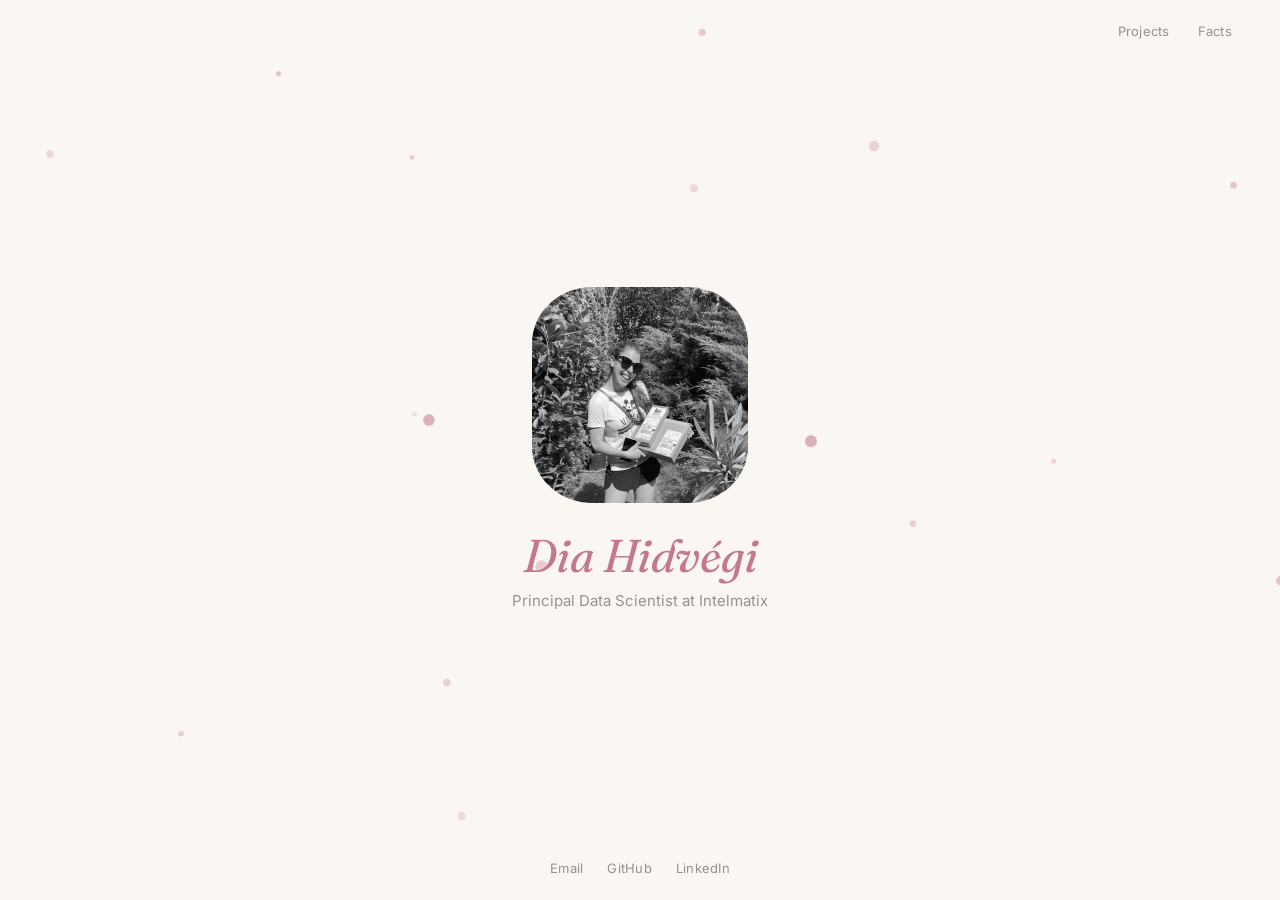
<file: index.html>
<!DOCTYPE html>
<html lang="en">
<head>
  <meta charset="UTF-8">
  <meta name="viewport" content="width=device-width, initial-scale=1.0">
  <title>Dia Hidvégi</title>
  <meta name="description" content="Dia Hidvégi, AI research scientist and principal data scientist.">
  <meta name="color-scheme" content="light dark">
  <link rel="preconnect" href="https://fonts.googleapis.com">
  <link rel="preconnect" href="https://fonts.gstatic.com" crossorigin>
  <link href="https://fonts.googleapis.com/css2?family=Fraunces:ital,opsz,wght@0,9..144,400;0,9..144,500;1,9..144,400&family=Inter:wght@400;500&display=swap" rel="stylesheet">
  <link rel="stylesheet" href="style.css">
  <link rel="icon" href="data:image/svg+xml,<svg xmlns='http://www.w3.org/2000/svg' viewBox='0 0 16 16'><circle cx='8' cy='8' r='6' fill='%23111'/></svg>">
</head>
<body>
  <canvas class="drift" id="drift" aria-hidden="true"></canvas>
  <header class="top">
    <nav>
      <a href="projects.html">Projects</a>
      <a href="facts.html">Facts</a>
    </nav>
  </header>

  <main class="hero">
    <div class="card">
      <img src="assets/profile.jpg" alt="Dia Hidvégi">
      <h1>Dia Hidvégi</h1>
      <p>Principal Data Scientist at Intelmatix</p>
    </div>
  </main>

  <footer class="foot">
    <button class="copy" type="button" data-copy="dianahidvegi@gmail.com" aria-label="Copy email address">Email</button>
    <a href="https://github.com/DiaHidvegi" target="_blank" rel="noopener">GitHub</a>
    <a href="https://www.linkedin.com/in/dianahidvegi/" target="_blank" rel="noopener">LinkedIn</a>
  </footer>

  <script>
    // A few soft dots drift behind the card and ease away from the cursor.
    (() => {
      const cv = document.getElementById('drift'), ctx = cv.getContext('2d');
      if (window.matchMedia('(prefers-reduced-motion: reduce)').matches) return;
      let w, h, dots = [], mouse = { x: -1e4, y: -1e4 };
      const color = () => getComputedStyle(cv).getPropertyValue('--accent').trim();
      function size() {
        const dpr = Math.min(devicePixelRatio || 1, 2);
        w = innerWidth; h = innerHeight; cv.width = w * dpr; cv.height = h * dpr; ctx.setTransform(dpr, 0, 0, dpr, 0, 0);
      }
      function seed() {
        dots = Array.from({ length: 18 }, () => ({
          x: Math.random() * w, y: Math.random() * h, r: 2 + Math.random() * 4,
          a: Math.random() * Math.PI * 2, s: 0.1 + Math.random() * 0.2, o: 0.25 + Math.random() * 0.35,
        }));
      }
      addEventListener('resize', () => { size(); });
      addEventListener('pointermove', e => { mouse = { x: e.clientX, y: e.clientY }; });
      addEventListener('pointerleave', () => { mouse = { x: -1e4, y: -1e4 }; });
      size(); seed();
      (function frame(t) {
        ctx.clearRect(0, 0, w, h); ctx.fillStyle = color();
        for (const d of dots) {
          d.a += (Math.random() - 0.5) * 0.08;
          d.x += Math.cos(d.a) * d.s; d.y += Math.sin(d.a) * d.s - 0.05;
          const dx = d.x - mouse.x, dy = d.y - mouse.y, dist = Math.hypot(dx, dy);
          if (dist < 140) { d.x += dx / dist * (140 - dist) * 0.04; d.y += dy / dist * (140 - dist) * 0.04; }
          if (d.x < -20) d.x = w + 20; if (d.x > w + 20) d.x = -20; if (d.y < -20) d.y = h + 20; if (d.y > h + 20) d.y = -20;
          ctx.globalAlpha = d.o * (0.75 + 0.25 * Math.sin(t * 0.001 + d.a));
          ctx.beginPath(); ctx.arc(d.x, d.y, d.r, 0, Math.PI * 2); ctx.fill();
        }
        requestAnimationFrame(frame);
      })(0);
    })();

    // Copy the email address to the clipboard and show a short confirmation in place of the label.
    document.querySelectorAll('.copy').forEach(btn => {
      const label = btn.textContent;
      btn.addEventListener('click', async () => {
        try { await navigator.clipboard.writeText(btn.dataset.copy); btn.textContent = 'Copied'; }
        catch { btn.textContent = btn.dataset.copy; }
        btn.classList.add('done');
        clearTimeout(btn._t);
        btn._t = setTimeout(() => { btn.textContent = label; btn.classList.remove('done'); }, 1600);
      });
    });
  </script>
</body>
</html>
</file>
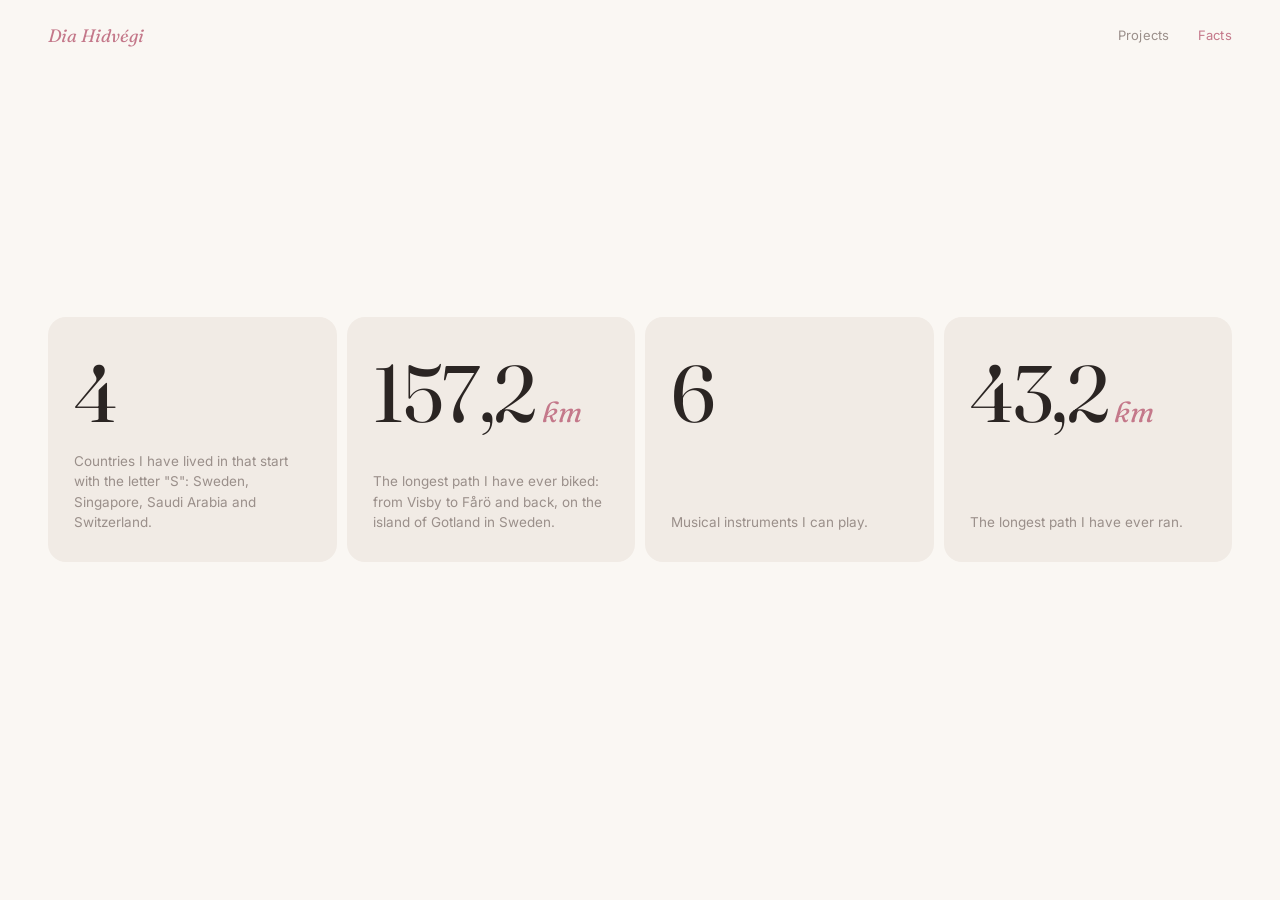
<file: facts.html>
<!DOCTYPE html>
<html lang="en">
<head>
  <meta charset="UTF-8">
  <meta name="viewport" content="width=device-width, initial-scale=1.0">
  <title>Facts · Dia Hidvégi</title>
  <meta name="color-scheme" content="light dark">
  <link rel="preconnect" href="https://fonts.googleapis.com">
  <link rel="preconnect" href="https://fonts.gstatic.com" crossorigin>
  <link href="https://fonts.googleapis.com/css2?family=Fraunces:ital,opsz,wght@0,9..144,400;0,9..144,500;1,9..144,400&family=Inter:wght@400;500&display=swap" rel="stylesheet">
  <link rel="stylesheet" href="style.css">
  <link rel="icon" href="data:image/svg+xml,<svg xmlns='http://www.w3.org/2000/svg' viewBox='0 0 16 16'><circle cx='8' cy='8' r='6' fill='%23111'/></svg>">
</head>
<body>
  <header class="top">
    <a class="home" href="./">Dia Hidvégi</a>
    <nav>
      <a href="projects.html">Projects</a>
      <a href="facts.html" aria-current="page">Facts</a>
    </nav>
  </header>

  <main class="facts" aria-label="Facts">
    <div class="fact">
      <div class="n" data-value="4">4</div>
      <p>Countries I have lived in that start with the letter "S": Sweden, Singapore, Saudi Arabia and Switzerland.</p>
    </div>
    <div class="fact">
      <div class="n" data-value="157.2" data-unit="km">157,2<small>km</small></div>
      <p>The longest path I have ever biked: from Visby to Fårö and back, on the island of Gotland in Sweden.</p>
    </div>
    <div class="fact">
      <div class="n" data-value="6">6</div>
      <p>Musical instruments I can play.</p>
    </div>
    <div class="fact">
      <div class="n" data-value="43.2" data-unit="km">43,2<small>km</small></div>
      <p>The longest path I have ever ran.</p>
    </div>
  </main>

  <footer class="foot"></footer>

  <script src="app.js"></script>
</body>
</html>
</file>
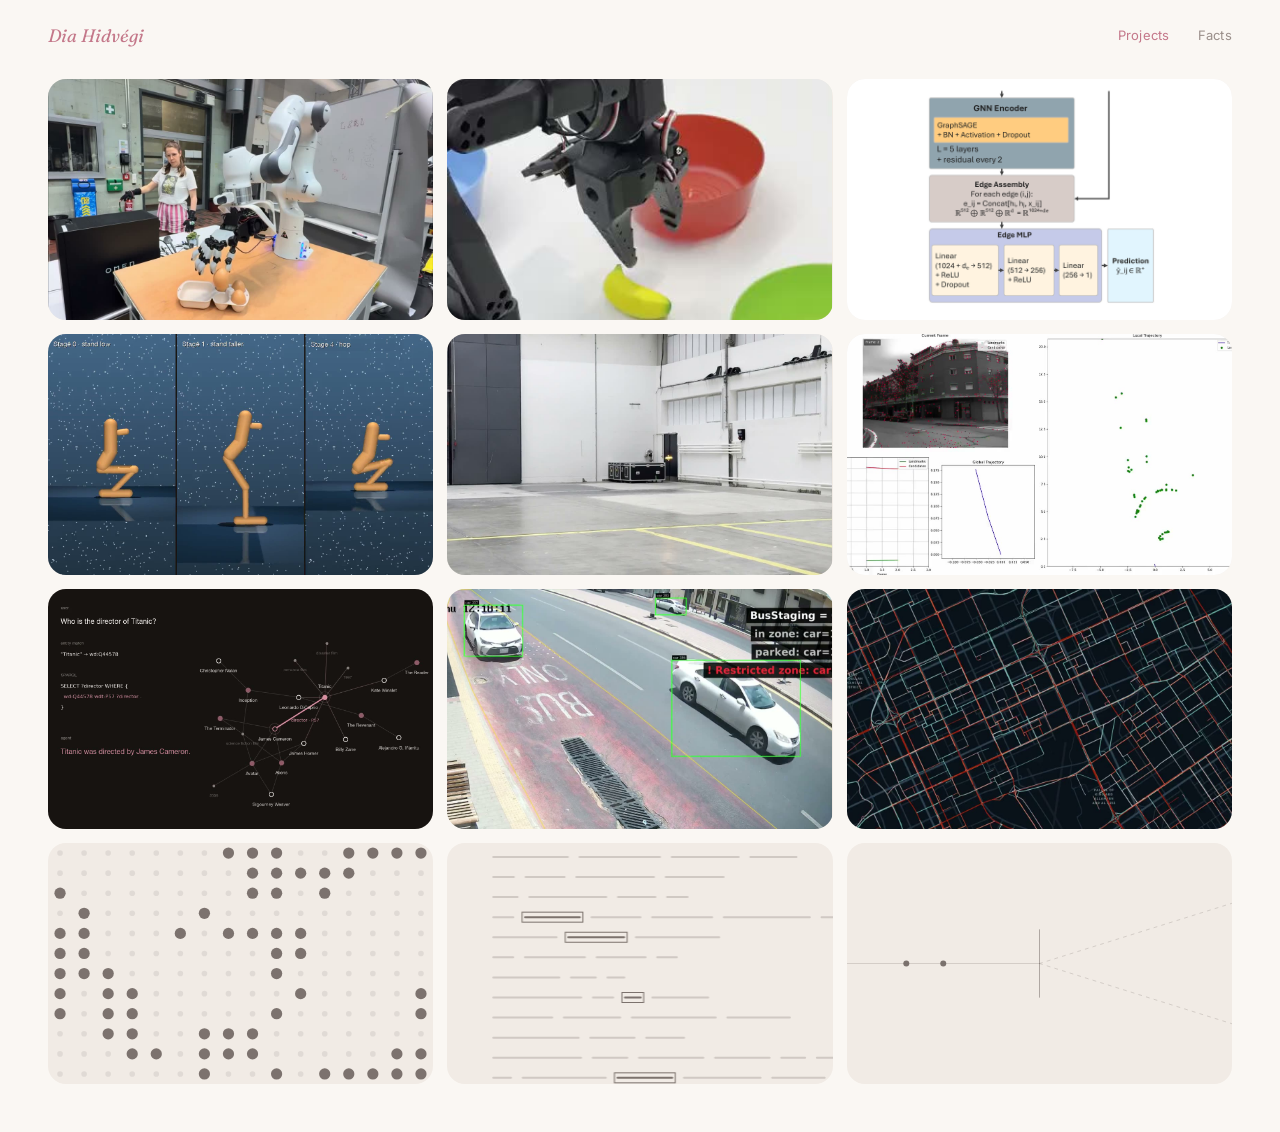
<file: projects.html>
<!DOCTYPE html>
<html lang="en">
<head>
  <meta charset="UTF-8">
  <meta name="viewport" content="width=device-width, initial-scale=1.0">
  <title>Projects · Dia Hidvégi</title>
  <meta name="color-scheme" content="light dark">
  <link rel="preconnect" href="https://fonts.googleapis.com">
  <link rel="preconnect" href="https://fonts.gstatic.com" crossorigin>
  <link href="https://fonts.googleapis.com/css2?family=Fraunces:ital,opsz,wght@0,9..144,400;0,9..144,500;1,9..144,400&family=Inter:wght@400;500&display=swap" rel="stylesheet">
  <link rel="stylesheet" href="style.css">
  <link rel="icon" href="data:image/svg+xml,<svg xmlns='http://www.w3.org/2000/svg' viewBox='0 0 16 16'><circle cx='8' cy='8' r='6' fill='%23111'/></svg>">
</head>
<body>
  <header class="top">
    <a class="home" href="./">Dia Hidvégi</a>
    <nav>
      <a href="projects.html" aria-current="page">Projects</a>
      <a href="facts.html">Facts</a>
    </nav>
  </header>

  <main class="grid" id="grid" aria-label="Projects"></main>

  <dialog class="detail" id="detail" aria-label="Project details">
    <div class="inner"></div>
  </dialog>

  <script src="projects.js"></script>
  <script src="sketches.js"></script>
  <script src="app.js"></script>
</body>
</html>
</file>
<file: style.css>
/* Dia Hidvégi — minimal three-page site */

:root {
  --bg: #faf7f3;
  --ink: #2b2523;
  --muted: #9a8f8a;
  --line: #e9e2dc;
  --tile: #f1ebe5;
  --accent: #c4788a;
  --tile-ink: #6f6560;
  --sans: "Inter", system-ui, -apple-system, "Segoe UI", Helvetica, Arial, sans-serif;
  --serif: "Fraunces", "Iowan Old Style", Georgia, serif;
  --mono: var(--sans);
  --gutter: clamp(16px, 4vw, 48px);
}
@media (prefers-color-scheme: dark) {
  :root { --bg: #171312; --ink: #f2ebe6; --muted: #8a7f7a; --line: #2d2624; --tile: #211c1a; --accent: #d98ea0; --tile-ink: var(--ink); }
}

/* Cross-page fade (browsers that support cross-document view transitions) */
@view-transition { navigation: auto; }
::view-transition-old(root) { animation-duration: 0.18s; }
::view-transition-new(root) { animation-duration: 0.28s; }

*, *::before, *::after { box-sizing: border-box; }

html, body { height: 100%; }
body {
  margin: 0;
  background: var(--bg);
  color: var(--ink);
  font-family: var(--sans);
  font-size: 15px;
  line-height: 1.5;
  -webkit-font-smoothing: antialiased;
  display: grid;
  grid-template-rows: auto 1fr auto;
  min-height: 100dvh;
}
a { color: inherit; text-decoration: none; }
img { display: block; max-width: 100%; height: auto; }

/* ---------- Header / nav ---------- */

.top {
  display: flex;
  justify-content: space-between;
  align-items: center;
  padding: 22px var(--gutter);
  font-size: 13px;
  letter-spacing: 0.02em;
}
.top nav { display: flex; gap: 28px; margin-left: auto; }
.top a { color: var(--muted); transition: color 0.15s; }
.top a:hover { color: var(--ink); }
.top a[aria-current="page"] { color: var(--accent); }
.top .home { color: var(--accent); font-family: var(--serif); font-style: italic; font-size: 18px; letter-spacing: 0; }
.top .home:hover { color: var(--ink); }

/* ---------- Home ---------- */

.drift { position: fixed; inset: 0; width: 100%; height: 100%; z-index: 0; pointer-events: none; }
.top, .hero, .foot { position: relative; z-index: 1; }

@keyframes rise { from { opacity: 0; transform: translateY(10px); } to { opacity: 1; transform: none; } }
.card > * { animation: rise 0.7s ease both; }
.card h1 { animation-delay: 0.12s; }
.card p { animation-delay: 0.24s; }

.hero {
  display: grid;
  place-items: center;
  padding: 0 var(--gutter);
}
.card { text-align: center; }
.card img {
  width: clamp(160px, 24vh, 240px);
  aspect-ratio: 1 / 1;
  object-fit: cover;
  object-position: 55% 30%;
  border-radius: 28% / 26%;
  margin: 0 auto 28px;
  filter: grayscale(1);
  transition: filter 0.5s ease;
}
.card img:hover { filter: grayscale(0); }
.card h1 {
  margin: 0 0 8px;
  font-family: var(--serif);
  font-style: italic;
  font-size: clamp(32px, 4.2vw, 46px);
  font-weight: 400;
  letter-spacing: -0.01em;
  line-height: 1.1;
  color: var(--accent);
}
.card p { margin: 0; color: var(--muted); font-size: 15px; }

.foot {
  display: flex;
  justify-content: center;
  gap: 24px;
  padding: 22px var(--gutter);
  font-size: 13px;
  letter-spacing: 0.02em;
}
.foot a, .foot .copy { color: var(--muted); }
.foot a:hover, .foot .copy:hover { color: var(--ink); }
.foot .copy {
  background: none; border: 0; padding: 0; margin: 0;
  font: inherit; letter-spacing: inherit; cursor: pointer;
  transition: color 0.15s;
}
.foot .copy.done { color: var(--accent); }

/* ---------- Projects grid ---------- */

.grid {
  display: grid;
  grid-template-columns: repeat(3, minmax(0, 1fr));
  gap: 14px;
  padding: 8px var(--gutter) var(--gutter);
  align-content: start;
}
@media (max-width: 900px) { .grid { grid-template-columns: repeat(2, minmax(0, 1fr)); } }
@media (max-width: 560px) { .grid { grid-template-columns: minmax(0, 1fr); } }
.tile {
  position: relative;
  aspect-ratio: 16 / 10;
  background: var(--tile);
  border-radius: 18px;
  overflow: hidden;
  cursor: pointer;
  border: 0;
  padding: 0;
  color: var(--tile-ink);
  text-align: left;
  font: inherit;
  transition: transform 0.25s ease, background 0.35s ease, color 0.35s ease;
}
.tile:hover, .tile:focus-visible {
  transform: translateY(-2px);
  outline: none;
  background: color-mix(in srgb, var(--accent) 7%, var(--tile));
  color: color-mix(in srgb, var(--accent) 70%, var(--ink));
}
.tile:focus-visible { box-shadow: 0 0 0 2px var(--accent); }
.tile canvas, .tile img, .tile video { position: absolute; inset: 0; width: 100%; height: 100%; transition: opacity 0.3s, filter 0.4s; }
.tile:hover canvas, .tile:focus-visible canvas { opacity: 0.55; }
.tile img, .tile video { object-fit: cover; display: block; }
.tile img.contain { object-fit: contain; background: #fff; padding: 6%; }
.tile:hover img, .tile:hover video, .tile:focus-visible img, .tile:focus-visible video { filter: brightness(0.82); }
.tile .label {
  position: absolute;
  left: 14px; right: 14px; bottom: 12px;
  font-family: var(--serif);
  font-style: italic;
  font-size: 14px;
  line-height: 1.3;
  font-size: 16px;
  color: #fff;
  text-shadow: 0 1px 2px rgba(0, 0, 0, 0.5), 0 0 12px rgba(0, 0, 0, 0.45);
  opacity: 0;
  transition: opacity 0.2s;
}
.tile canvas + .label { color: var(--accent); }
.tile:hover .label, .tile:focus-visible .label { opacity: 1; }
@media (hover: none) { .tile .label { opacity: 1; } }

/* ---------- Project detail ---------- */

dialog.detail {
  width: min(760px, calc(100vw - 32px));
  max-height: calc(100dvh - 32px);
  margin: auto;
  padding: 0;
  border: 1px solid var(--line);
  border-radius: 22px;
  background: var(--bg);
  color: var(--ink);
}
dialog.detail::backdrop { background: rgba(0, 0, 0, 0.45); backdrop-filter: blur(6px); }
dialog.detail .inner { padding: 36px 40px 40px; }
dialog.detail .close {
  position: absolute; top: 14px; right: 14px; z-index: 2;
  width: 34px; height: 34px;
  border: 0; border-radius: 50%;
  background: rgba(0, 0, 0, 0.35); color: #fff;
  display: grid; place-items: center; padding: 0; cursor: pointer;
}
dialog.detail .close svg { display: block; }
dialog.detail .close:hover { background: rgba(0, 0, 0, 0.6); }
dialog.detail h2 { margin: 0 0 8px; font-family: var(--serif); font-size: 26px; font-weight: 400; letter-spacing: -0.01em; line-height: 1.2; padding-right: 32px; }
dialog.detail .meta { margin: 0 0 24px; font-size: 12.5px; color: var(--muted); letter-spacing: 0.01em; }
dialog.detail p { margin: 0 0 14px; font-size: 14.5px; line-height: 1.65; }
dialog.detail p a { text-decoration: underline; text-underline-offset: 3px; text-decoration-color: var(--accent); }
dialog.detail .hero-media { margin: -36px -40px 26px; border-radius: 22px 22px 0 0; overflow: hidden; background: #000; }
dialog.detail .hero-media img, dialog.detail .hero-media video { display: block; width: 100%; max-height: 420px; object-fit: cover; }
dialog.detail .hero-media img.contain { object-fit: contain; background: #fff; padding: 20px; }
dialog.detail .points { margin: 4px 0 18px; padding-left: 18px; font-size: 14px; line-height: 1.6; }
dialog.detail .points li { margin-bottom: 6px; }
dialog.detail .points li::marker { color: var(--accent); }
dialog.detail .figs { display: grid; grid-template-columns: repeat(auto-fit, minmax(240px, 1fr)); gap: 14px; margin: 22px 0; }
dialog.detail .figs figure { margin: 0; }
dialog.detail .figs figure.tall, dialog.detail .figs figure.wide { grid-column: 1 / -1; }
dialog.detail .figs figure.tall img { max-height: 640px; width: auto; margin: 0 auto; padding: 12px; }
dialog.detail .figs img, dialog.detail .figs video { display: block; width: 100%; border-radius: 6px; background: #fff; }
dialog.detail .figs figcaption { margin-top: 6px; font-size: 12px; color: var(--muted); line-height: 1.4; }
dialog.detail .links { display: flex; flex-wrap: wrap; gap: 6px 18px; margin-top: 22px; font-size: 12.5px; }
dialog.detail .links span { color: var(--muted); }
dialog.detail .links a { text-decoration: underline; text-underline-offset: 3px; text-decoration-color: var(--accent); }
@media (max-width: 600px) { dialog.detail .inner { padding: 28px 22px 30px; } dialog.detail .hero-media { margin: -28px -22px 22px; border-radius: 22px 22px 0 0; } }

/* ---------- Facts ---------- */

.facts {
  display: grid;
  grid-template-columns: repeat(auto-fit, minmax(220px, 1fr));
  gap: 10px;
  padding: 0 var(--gutter) var(--gutter);
  align-content: center;
}
.fact {
  background: var(--tile);
  border-radius: 18px;
  padding: 36px 26px 30px;
  min-height: 220px;
  display: flex;
  flex-direction: column;
  justify-content: space-between;
}
.fact .n {
  font-family: var(--serif);
  font-size: clamp(52px, 7.5vw, 80px);
  font-weight: 400;
  letter-spacing: -0.02em;
  line-height: 1;
  font-variant-numeric: tabular-nums;
}
.fact .n small { font-size: 0.36em; font-style: italic; color: var(--accent); margin-left: 6px; letter-spacing: 0; }
.fact p { margin: 18px 0 0; color: var(--muted); font-size: 13.5px; line-height: 1.5; }

@media (prefers-reduced-motion: reduce) {
  .tile, .tile img, .tile .label, .card img { transition: none; }
  .card > * { animation: none; }
}
</file>
